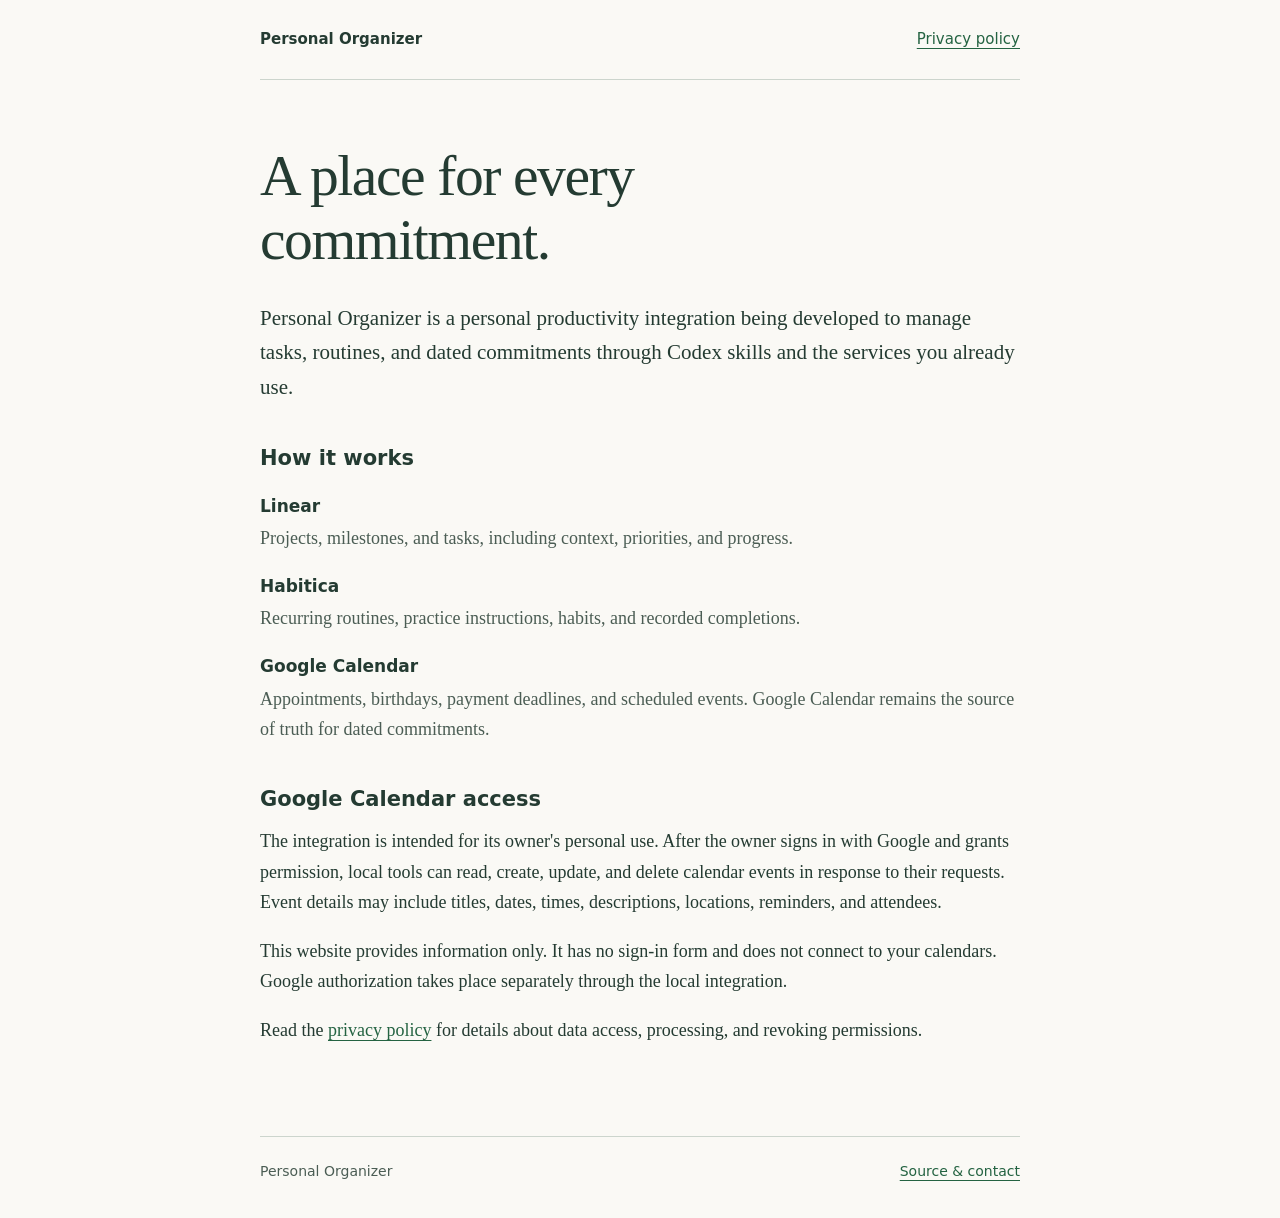
<file: index.html>
<!doctype html>
<html lang="en">
<head>
  <meta charset="utf-8">
  <meta name="viewport" content="width=device-width, initial-scale=1">
  <meta name="description" content="Personal Organizer: a private productivity integration for Linear, Habitica, and Google Calendar.">
  <title>Personal Organizer</title>
  <link rel="stylesheet" href="style.css">
</head>
<body>
  <header><a class="brand" href="./">Personal Organizer</a><nav aria-label="Main navigation"><a href="privacy.html">Privacy policy</a></nav></header>
  <main id="main">
    <h1>A place for every commitment.</h1>
    <p class="intro">Personal Organizer is a personal productivity integration being developed to manage tasks, routines, and dated commitments through Codex skills and the services you already use.</p>
    <h2>How it works</h2>
    <dl>
      <dt>Linear</dt><dd>Projects, milestones, and tasks, including context, priorities, and progress.</dd>
      <dt>Habitica</dt><dd>Recurring routines, practice instructions, habits, and recorded completions.</dd>
      <dt>Google Calendar</dt><dd>Appointments, birthdays, payment deadlines, and scheduled events. Google Calendar remains the source of truth for dated commitments.</dd>
    </dl>
    <h2>Google Calendar access</h2>
    <p>The integration is intended for its owner's personal use. After the owner signs in with Google and grants permission, local tools can read, create, update, and delete calendar events in response to their requests. Event details may include titles, dates, times, descriptions, locations, reminders, and attendees.</p>
    <p>This website provides information only. It has no sign-in form and does not connect to your calendars. Google authorization takes place separately through the local integration.</p>
    <p>Read the <a href="privacy.html">privacy policy</a> for details about data access, processing, and revoking permissions.</p>
  </main>
  <footer><span>Personal Organizer</span><a href="https://github.com/3601573/organizer-info">Source &amp; contact</a></footer>
</body>
</html>
</file>
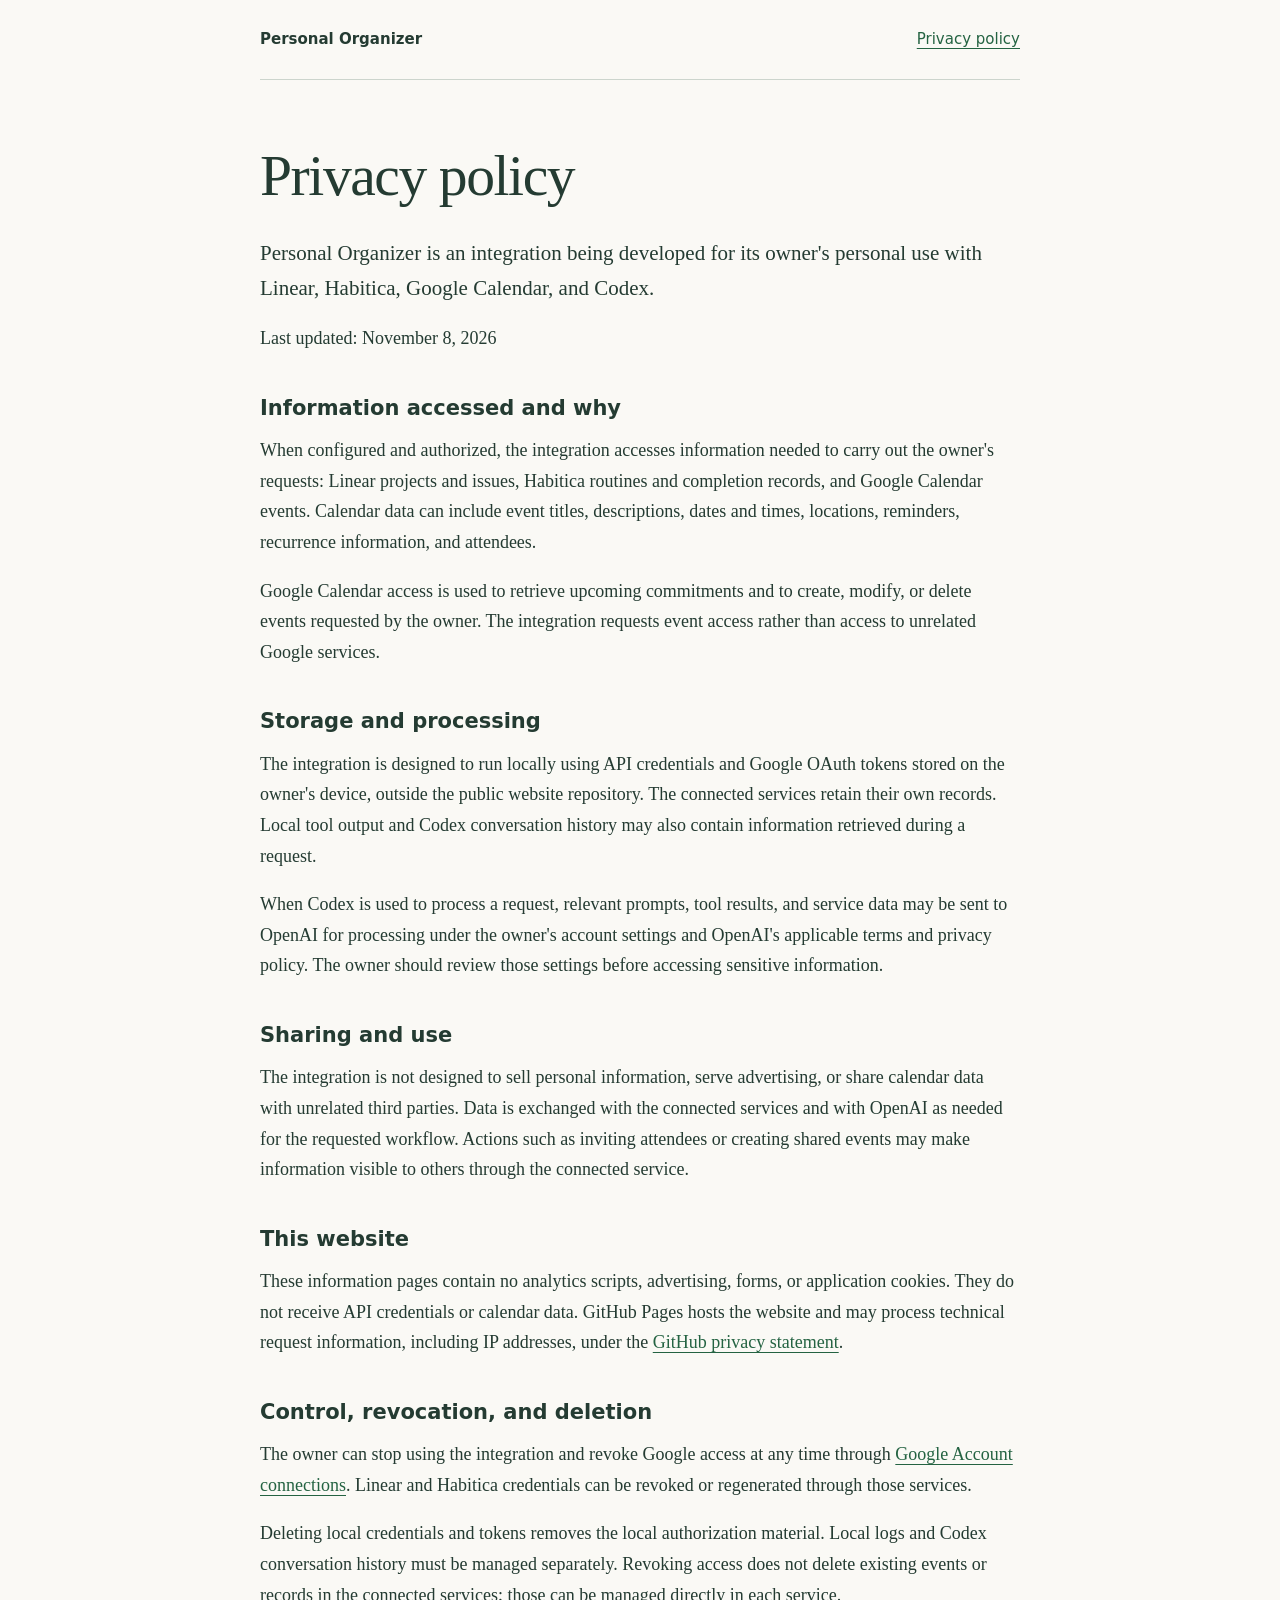
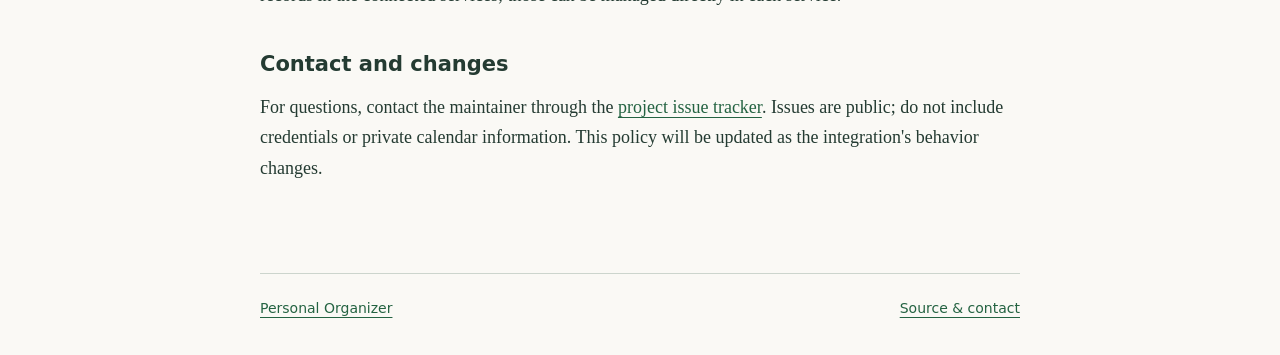
<file: privacy.html>
<!doctype html>
<html lang="en">
<head>
  <meta charset="utf-8">
  <meta name="viewport" content="width=device-width, initial-scale=1">
  <meta name="description" content="Privacy policy for the Personal Organizer integration and information website.">
  <title>Privacy policy · Personal Organizer</title>
  <link rel="stylesheet" href="style.css">
</head>
<body>
  <header><a class="brand" href="./">Personal Organizer</a><nav aria-label="Main navigation"><a href="privacy.html" aria-current="page">Privacy policy</a></nav></header>
  <main id="main">
    <h1>Privacy policy</h1>
    <p class="intro">Personal Organizer is an integration being developed for its owner's personal use with Linear, Habitica, Google Calendar, and Codex.</p>
    <p>Last updated: <time datetime="2026-11-08">November 8, 2026</time></p>
    <h2>Information accessed and why</h2>
    <p>When configured and authorized, the integration accesses information needed to carry out the owner's requests: Linear projects and issues, Habitica routines and completion records, and Google Calendar events. Calendar data can include event titles, descriptions, dates and times, locations, reminders, recurrence information, and attendees.</p>
    <p>Google Calendar access is used to retrieve upcoming commitments and to create, modify, or delete events requested by the owner. The integration requests event access rather than access to unrelated Google services.</p>
    <h2>Storage and processing</h2>
    <p>The integration is designed to run locally using API credentials and Google OAuth tokens stored on the owner's device, outside the public website repository. The connected services retain their own records. Local tool output and Codex conversation history may also contain information retrieved during a request.</p>
    <p>When Codex is used to process a request, relevant prompts, tool results, and service data may be sent to OpenAI for processing under the owner's account settings and OpenAI's applicable terms and privacy policy. The owner should review those settings before accessing sensitive information.</p>
    <h2>Sharing and use</h2>
    <p>The integration is not designed to sell personal information, serve advertising, or share calendar data with unrelated third parties. Data is exchanged with the connected services and with OpenAI as needed for the requested workflow. Actions such as inviting attendees or creating shared events may make information visible to others through the connected service.</p>
    <h2>This website</h2>
    <p>These information pages contain no analytics scripts, advertising, forms, or application cookies. They do not receive API credentials or calendar data. GitHub Pages hosts the website and may process technical request information, including IP addresses, under the <a href="https://docs.github.com/en/site-policy/privacy-policies/github-general-privacy-statement">GitHub privacy statement</a>.</p>
    <h2>Control, revocation, and deletion</h2>
    <p>The owner can stop using the integration and revoke Google access at any time through <a href="https://myaccount.google.com/connections">Google Account connections</a>. Linear and Habitica credentials can be revoked or regenerated through those services.</p>
    <p>Deleting local credentials and tokens removes the local authorization material. Local logs and Codex conversation history must be managed separately. Revoking access does not delete existing events or records in the connected services; those can be managed directly in each service.</p>
    <h2>Contact and changes</h2>
    <p>For questions, contact the maintainer through the <a href="https://github.com/3601573/organizer-info/issues">project issue tracker</a>. Issues are public; do not include credentials or private calendar information. This policy will be updated as the integration's behavior changes.</p>
  </main>
  <footer><a href="./">Personal Organizer</a><a href="https://github.com/3601573/organizer-info">Source &amp; contact</a></footer>
</body>
</html>
</file>
<file: style.css>
:root { color-scheme: light; --paper: #faf9f5; --ink: #243b32; --muted: #4b5d54; --accent: #246342; --line: #ccd5cd; }
* { box-sizing: border-box; }
body { margin: 0; background: var(--paper); color: var(--ink); font: 18px/1.7 Georgia, "Times New Roman", serif; }
header, main, footer { width: min(100% - 48px, 760px); margin-inline: auto; }
header { display: flex; justify-content: space-between; align-items: baseline; gap: 24px; padding-block: 28px; border-bottom: 1px solid var(--line); font: 15px/1.5 system-ui, sans-serif; }
.brand { font-weight: 650; text-decoration: none; color: var(--ink); }
main { padding-block: 64px 72px; }
h1 { max-width: 17ch; margin: 0 0 28px; font-size: clamp(2.4rem, 7vw, 3.6rem); font-weight: 400; line-height: 1.12; letter-spacing: -0.025em; text-wrap: balance; }
h2 { margin: 40px 0 12px; font: 600 21px/1.4 system-ui, sans-serif; }
p { margin: 0 0 18px; }
.intro { font-size: 21px; line-height: 1.65; }
a { color: var(--accent); text-underline-offset: 4px; text-decoration-thickness: 1px; overflow-wrap: anywhere; }
a:hover { text-decoration-thickness: 2px; }
a:focus-visible { outline: 2px solid var(--accent); outline-offset: 5px; border-radius: 2px; }
dl { margin: 0; }
dt { margin-top: 20px; font: 650 17px/1.5 system-ui, sans-serif; }
dd { margin: 4px 0 0; color: var(--muted); }
footer { display: flex; justify-content: space-between; gap: 24px; padding-block: 24px 36px; border-top: 1px solid var(--line); color: var(--muted); font: 14px/1.5 system-ui, sans-serif; }
::selection { background: #cce3ce; color: var(--ink); }
@media (max-width: 480px) { header, main, footer { width: calc(100% - 36px); } header { gap: 12px; font-size: 14px; } main { padding-block: 40px 48px; } body { font-size: 17px; } .intro { font-size: 19px; } }
</file>
